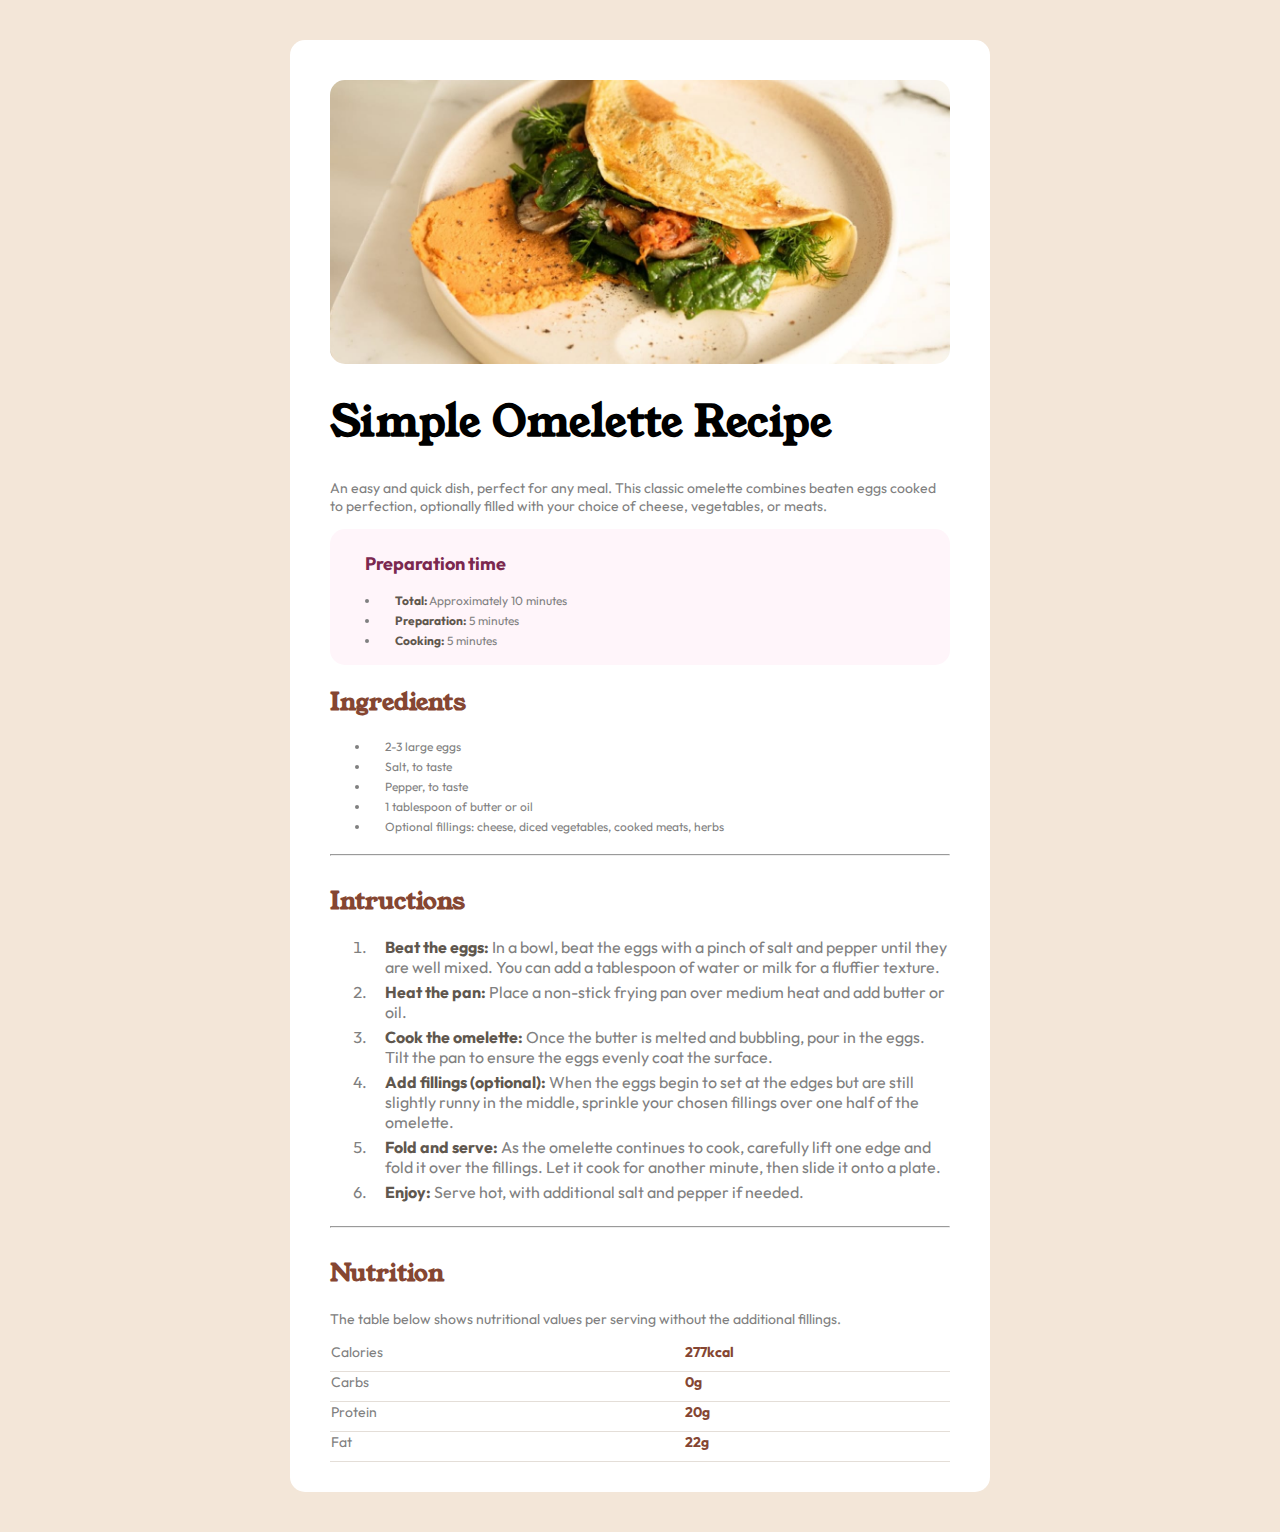
<file: index.html>
<!DOCTYPE html>
<html lang="en">
  <head>
    <meta charset="UTF-8" />
    <meta name="viewport" content="width=device-width, initial-scale=1.0" />
    <title>Omeletter Recipe</title>
    <!-- Fonts -->
    <link rel="preconnect" href="https://fonts.googleapis.com" />
    <link rel="preconnect" href="https://fonts.gstatic.com" crossorigin />
    <link
      href="https://fonts.googleapis.com/css2?family=Outfit:wght@100..900&family=Young+Serif&display=swap"
      rel="stylesheet"
    />
    <!-- CSS files -->
    <link rel="stylesheet" href="styles.css" />
  </head>
  <body>
    <main class="main">
      <div class="container">
        <div class="img">
          <img
            src="./img/image-omelette.jpeg"
            alt=""
            class="img-ommelete img-fluid"
          />
        </div>
        <div class="container-text">
          <h1 class="heading-primary">Simple Omelette Recipe</h1>
          <p class="paragraph">
            An easy and quick dish, perfect for any meal. This classic omelette
            combines beaten eggs cooked to perfection, optionally filled with
            your choice of cheese, vegetables, or meats.
          </p>
        </div>
        <div class="container-prepation">
          <h3 class="heading-terciary">Preparation time</h3>
          <ul>
            <li><span>Total: </span>Approximately 10 minutes</li>
            <li><span>Preparation:</span> 5 minutes</li>
            <li><span>Cooking:</span> 5 minutes</li>
          </ul>
        </div>
        <div class="container-ingredients">
          <h2 class="heading-secondary">Ingredients</h2>
          <ul>
            <li>2-3 large eggs</li>
            <li>Salt, to taste</li>
            <li>Pepper, to taste</li>
            <li>1 tablespoon of butter or oil</li>
            <li>
              Optional fillings: cheese, diced vegetables, cooked meats, herbs
            </li>
          </ul>
        </div>
        <hr class="line" />
        <div class="container-instructions">
          <h2 class="heading-secondary">Intructions</h2>
          <ol>
            <li>
              <span>Beat the eggs:</span>
              In a bowl, beat the eggs with a pinch of salt and pepper until
              they are well mixed. You can add a tablespoon of water or milk for
              a fluffier texture.
            </li>

            <li>
              <span>Heat the pan:</span>
              Place a non-stick frying pan over medium heat and add butter or
              oil.
            </li>

            <li>
              <span>Cook the omelette:</span>
              Once the butter is melted and bubbling, pour in the eggs. Tilt the
              pan to ensure the eggs evenly coat the surface.
            </li>

            <li>
              <span>Add fillings (optional):</span>
              When the eggs begin to set at the edges but are still slightly
              runny in the middle, sprinkle your chosen fillings over one half
              of the omelette.
            </li>

            <li>
              <span>Fold and serve:</span>
              As the omelette continues to cook, carefully lift one edge and
              fold it over the fillings. Let it cook for another minute, then
              slide it onto a plate.
            </li>

            <li>
              <span>Enjoy:</span>
              Serve hot, with additional salt and pepper if needed.
            </li>
          </ol>
        </div>
        <hr class="line" />
        <div class="container-nutrition">
          <h2 class="heading-secondary">Nutrition</h2>
          <p class="paragraph">
            The table below shows nutritional values per serving without the
            additional fillings.
          </p>
          <table class="table">
            <tr>
              <td class="table-text">Calories</td>
              <td class="table-numbers">277kcal</td>
            </tr>
            <tr>
              <td class="table-text">Carbs</td>
              <td class="table-numbers">0g</td>
            </tr>
            <tr>
              <td class="table-text">Protein</td>
              <td class="table-numbers">20g</td>
            </tr>
            <tr>
              <td class="table-text">Fat</td>
              <td class="table-numbers">22g</td>
            </tr>
          </table>
        </div>
      </div>
    </main>
  </body>
</html>
</file>
<file: styles.css>
:root {
  /* Primary */
  --nutmeg: hsl(14, 45%, 36%);
  --dark-raspberry: hsl(332, 51%, 32%);

  /* Secondary */
  --white: hsl(0, 0%, 100%);
  --rose-white: hsl(330, 100%, 98%);
  --eggshell: hsl(30, 54%, 90%);
  --light-grey: hsl(30, 18%, 87%);
  --wenge-brown: hsl(30, 10%, 34%);
  --dark-charcoal: hsl(24, 5%, 18%);
}

* {
  box-sizing: border-box;
}

html {
  font-family: "Outfit";
}

body {
  background-color: var(--eggshell);
}

.main {
  background-color: var(--white);
  width: 700px;
  margin: 0 auto;
  border-radius: 15px;
}

.container {
  margin: 40px;
  display: flex;
  flex-direction: column;
}

.img {
  display: flex;
  justify-content: center;
  margin-top: 40px;
}

.img-ommelete {
  width: 100%;
  border-radius: 15px;
}

.heading-primary {
  font-family: "Young Serif";
  font-size: 42px;
}

.paragraph {
  color: gray;
  font-size: 14px;
}

.container-prepation {
  background-color: var(--rose-white);
  padding: 5px 10px;
  border-radius: 15px;
}

span {
  font-weight: bold;
  color: var(--wenge-brown);
}

.heading-terciary {
  color: var(--dark-raspberry);
  font-size: 18px;
  padding-left: 25px;
}

ul {
  font-size: 12px;
}

li {
  padding-left: 15px;
  margin: 5px 0;
  color: gray;
}

.heading-secondary {
  font-family: "Young serif";
  color: var(--nutmeg);
}

.line {
  width: 100%;
  color: var(--light-grey);
}

.table-text {
  color: gray;
  font-size: 14px;
  padding-right: 15px;
  padding-bottom: 10px;
}

.table-numbers {
  color: var(--nutmeg);
  font-weight: bold;
  font-size: 14px;
  padding-bottom: 10px;
}

.table {
  border-collapse: collapse;
  width: 100%;
}

.container-nutrition {
  margin-bottom: 30px;
}

table tr {
  border-bottom: 1px solid var(--light-grey);
}
</file>
